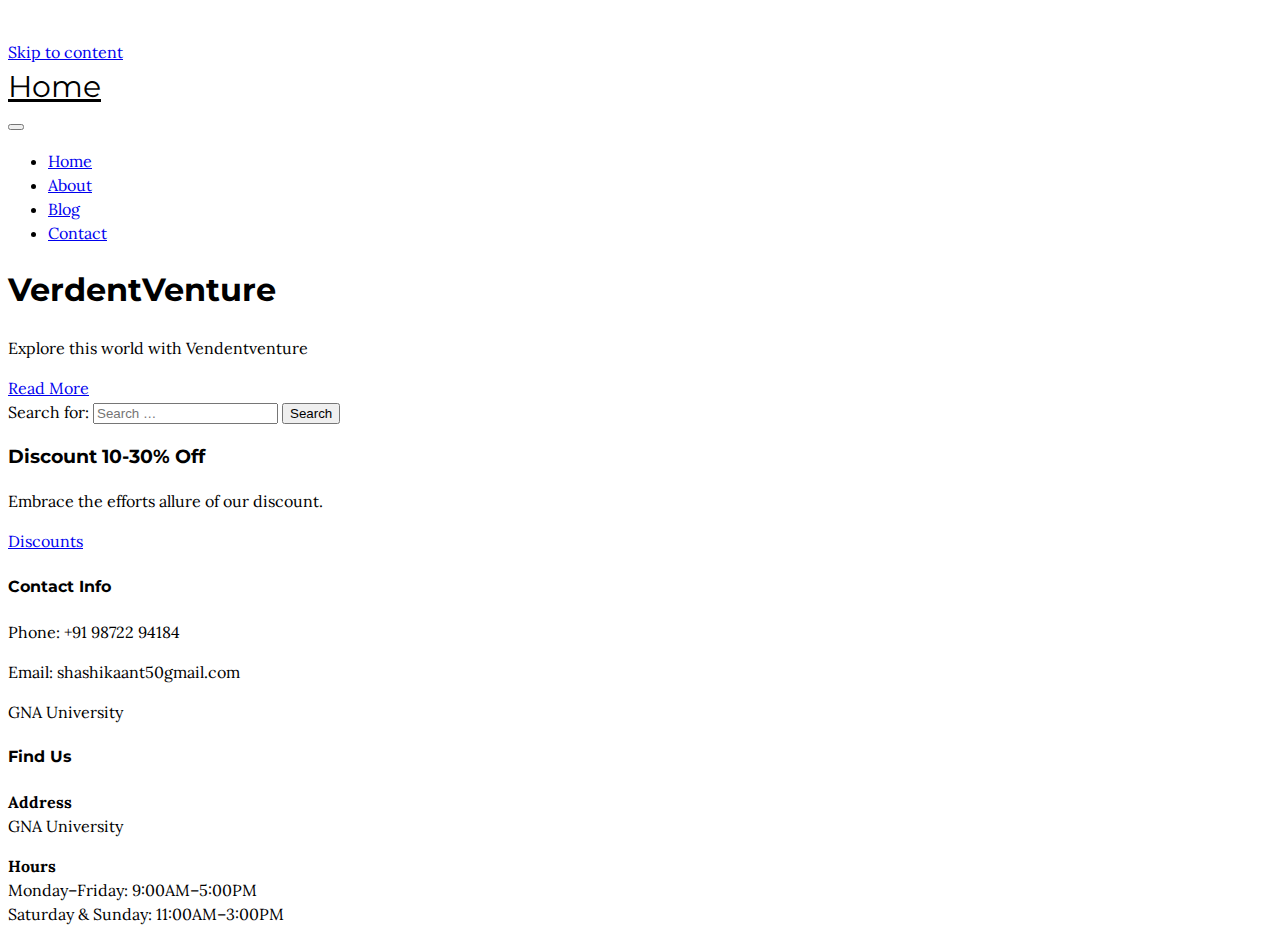
<file: GNA Hackathon/index.html>
<!doctype html>
<html lang="en-US">
<head>
	<meta charset="UTF-8">
	<meta name="viewport" content="width=device-width, initial-scale=1">
	<link rel="profile" href="https://gmpg.org/xfn/11">
	<title>Home</title>
<meta name='robots' content='max-image-preview:large' />
<link rel='dns-prefetch' href='//fonts.googleapis.com' />
<link rel="alternate" type="application/rss+xml" title="Home &raquo; Feed" href="http://localhost:8080/wordpress/feed/" />
<link rel="alternate" type="application/rss+xml" title="Home &raquo; Comments Feed" href="http://localhost:8080/wordpress/comments/feed/" />
<script>
window._wpemojiSettings = {"baseUrl":"https:\/\/s.w.org\/images\/core\/emoji\/15.0.3\/72x72\/","ext":".png","svgUrl":"https:\/\/s.w.org\/images\/core\/emoji\/15.0.3\/svg\/","svgExt":".svg","source":{"concatemoji":"http:\/\/localhost:8080\/wordpress\/wp-includes\/js\/wp-emoji-release.min.js?ver=6.5.2"}};
/*! This file is auto-generated */
!function(i,n){var o,s,e;function c(e){try{var t={supportTests:e,timestamp:(new Date).valueOf()};sessionStorage.setItem(o,JSON.stringify(t))}catch(e){}}function p(e,t,n){e.clearRect(0,0,e.canvas.width,e.canvas.height),e.fillText(t,0,0);var t=new Uint32Array(e.getImageData(0,0,e.canvas.width,e.canvas.height).data),r=(e.clearRect(0,0,e.canvas.width,e.canvas.height),e.fillText(n,0,0),new Uint32Array(e.getImageData(0,0,e.canvas.width,e.canvas.height).data));return t.every(function(e,t){return e===r[t]})}function u(e,t,n){switch(t){case"flag":return n(e,"\ud83c\udff3\ufe0f\u200d\u26a7\ufe0f","\ud83c\udff3\ufe0f\u200b\u26a7\ufe0f")?!1:!n(e,"\ud83c\uddfa\ud83c\uddf3","\ud83c\uddfa\u200b\ud83c\uddf3")&&!n(e,"\ud83c\udff4\udb40\udc67\udb40\udc62\udb40\udc65\udb40\udc6e\udb40\udc67\udb40\udc7f","\ud83c\udff4\u200b\udb40\udc67\u200b\udb40\udc62\u200b\udb40\udc65\u200b\udb40\udc6e\u200b\udb40\udc67\u200b\udb40\udc7f");case"emoji":return!n(e,"\ud83d\udc26\u200d\u2b1b","\ud83d\udc26\u200b\u2b1b")}return!1}function f(e,t,n){var r="undefined"!=typeof WorkerGlobalScope&&self instanceof WorkerGlobalScope?new OffscreenCanvas(300,150):i.createElement("canvas"),a=r.getContext("2d",{willReadFrequently:!0}),o=(a.textBaseline="top",a.font="600 32px Arial",{});return e.forEach(function(e){o[e]=t(a,e,n)}),o}function t(e){var t=i.createElement("script");t.src=e,t.defer=!0,i.head.appendChild(t)}"undefined"!=typeof Promise&&(o="wpEmojiSettingsSupports",s=["flag","emoji"],n.supports={everything:!0,everythingExceptFlag:!0},e=new Promise(function(e){i.addEventListener("DOMContentLoaded",e,{once:!0})}),new Promise(function(t){var n=function(){try{var e=JSON.parse(sessionStorage.getItem(o));if("object"==typeof e&&"number"==typeof e.timestamp&&(new Date).valueOf()<e.timestamp+604800&&"object"==typeof e.supportTests)return e.supportTests}catch(e){}return null}();if(!n){if("undefined"!=typeof Worker&&"undefined"!=typeof OffscreenCanvas&&"undefined"!=typeof URL&&URL.createObjectURL&&"undefined"!=typeof Blob)try{var e="postMessage("+f.toString()+"("+[JSON.stringify(s),u.toString(),p.toString()].join(",")+"));",r=new Blob([e],{type:"text/javascript"}),a=new Worker(URL.createObjectURL(r),{name:"wpTestEmojiSupports"});return void(a.onmessage=function(e){c(n=e.data),a.terminate(),t(n)})}catch(e){}c(n=f(s,u,p))}t(n)}).then(function(e){for(var t in e)n.supports[t]=e[t],n.supports.everything=n.supports.everything&&n.supports[t],"flag"!==t&&(n.supports.everythingExceptFlag=n.supports.everythingExceptFlag&&n.supports[t]);n.supports.everythingExceptFlag=n.supports.everythingExceptFlag&&!n.supports.flag,n.DOMReady=!1,n.readyCallback=function(){n.DOMReady=!0}}).then(function(){return e}).then(function(){var e;n.supports.everything||(n.readyCallback(),(e=n.source||{}).concatemoji?t(e.concatemoji):e.wpemoji&&e.twemoji&&(t(e.twemoji),t(e.wpemoji)))}))}((window,document),window._wpemojiSettings);
</script>
<link rel='stylesheet' id='dashicons-css' href='http://localhost:8080/wordpress/wp-includes/css/dashicons.min.css?ver=6.5.2' media='all' />
<link rel='stylesheet' id='admin-bar-css' href='http://localhost:8080/wordpress/wp-includes/css/admin-bar.min.css?ver=6.5.2' media='all' />
<style id='admin-bar-inline-css'>

		@media screen { html { margin-top: 32px !important; } }
		@media screen and ( max-width: 782px ) { html { margin-top: 46px !important; } }
	
@media print { #wpadminbar { display:none; } }
</style>
<style id='wp-emoji-styles-inline-css'>

	img.wp-smiley, img.emoji {
		display: inline !important;
		border: none !important;
		box-shadow: none !important;
		height: 1em !important;
		width: 1em !important;
		margin: 0 0.07em !important;
		vertical-align: -0.1em !important;
		background: none !important;
		padding: 0 !important;
	}
</style>
<link rel='stylesheet' id='wp-block-library-css' href='http://localhost:8080/wordpress/wp-includes/css/dist/block-library/style.min.css?ver=6.5.2' media='all' />
<style id='wp-block-library-theme-inline-css'>
.wp-block-audio figcaption{color:#555;font-size:13px;text-align:center}.is-dark-theme .wp-block-audio figcaption{color:#ffffffa6}.wp-block-audio{margin:0 0 1em}.wp-block-code{border:1px solid #ccc;border-radius:4px;font-family:Menlo,Consolas,monaco,monospace;padding:.8em 1em}.wp-block-embed figcaption{color:#555;font-size:13px;text-align:center}.is-dark-theme .wp-block-embed figcaption{color:#ffffffa6}.wp-block-embed{margin:0 0 1em}.blocks-gallery-caption{color:#555;font-size:13px;text-align:center}.is-dark-theme .blocks-gallery-caption{color:#ffffffa6}.wp-block-image figcaption{color:#555;font-size:13px;text-align:center}.is-dark-theme .wp-block-image figcaption{color:#ffffffa6}.wp-block-image{margin:0 0 1em}.wp-block-pullquote{border-bottom:4px solid;border-top:4px solid;color:currentColor;margin-bottom:1.75em}.wp-block-pullquote cite,.wp-block-pullquote footer,.wp-block-pullquote__citation{color:currentColor;font-size:.8125em;font-style:normal;text-transform:uppercase}.wp-block-quote{border-left:.25em solid;margin:0 0 1.75em;padding-left:1em}.wp-block-quote cite,.wp-block-quote footer{color:currentColor;font-size:.8125em;font-style:normal;position:relative}.wp-block-quote.has-text-align-right{border-left:none;border-right:.25em solid;padding-left:0;padding-right:1em}.wp-block-quote.has-text-align-center{border:none;padding-left:0}.wp-block-quote.is-large,.wp-block-quote.is-style-large,.wp-block-quote.is-style-plain{border:none}.wp-block-search .wp-block-search__label{font-weight:700}.wp-block-search__button{border:1px solid #ccc;padding:.375em .625em}:where(.wp-block-group.has-background){padding:1.25em 2.375em}.wp-block-separator.has-css-opacity{opacity:.4}.wp-block-separator{border:none;border-bottom:2px solid;margin-left:auto;margin-right:auto}.wp-block-separator.has-alpha-channel-opacity{opacity:1}.wp-block-separator:not(.is-style-wide):not(.is-style-dots){width:100px}.wp-block-separator.has-background:not(.is-style-dots){border-bottom:none;height:1px}.wp-block-separator.has-background:not(.is-style-wide):not(.is-style-dots){height:2px}.wp-block-table{margin:0 0 1em}.wp-block-table td,.wp-block-table th{word-break:normal}.wp-block-table figcaption{color:#555;font-size:13px;text-align:center}.is-dark-theme .wp-block-table figcaption{color:#ffffffa6}.wp-block-video figcaption{color:#555;font-size:13px;text-align:center}.is-dark-theme .wp-block-video figcaption{color:#ffffffa6}.wp-block-video{margin:0 0 1em}.wp-block-template-part.has-background{margin-bottom:0;margin-top:0;padding:1.25em 2.375em}
</style>
<style id='classic-theme-styles-inline-css'>
/*! This file is auto-generated */
.wp-block-button__link{color:#fff;background-color:#32373c;border-radius:9999px;box-shadow:none;text-decoration:none;padding:calc(.667em + 2px) calc(1.333em + 2px);font-size:1.125em}.wp-block-file__button{background:#32373c;color:#fff;text-decoration:none}
</style>
<style id='global-styles-inline-css'>
body{--wp--preset--color--black: #000000;--wp--preset--color--cyan-bluish-gray: #abb8c3;--wp--preset--color--white: #ffffff;--wp--preset--color--pale-pink: #f78da7;--wp--preset--color--vivid-red: #cf2e2e;--wp--preset--color--luminous-vivid-orange: #ff6900;--wp--preset--color--luminous-vivid-amber: #fcb900;--wp--preset--color--light-green-cyan: #7bdcb5;--wp--preset--color--vivid-green-cyan: #00d084;--wp--preset--color--pale-cyan-blue: #8ed1fc;--wp--preset--color--vivid-cyan-blue: #0693e3;--wp--preset--color--vivid-purple: #9b51e0;--wp--preset--gradient--vivid-cyan-blue-to-vivid-purple: linear-gradient(135deg,rgba(6,147,227,1) 0%,rgb(155,81,224) 100%);--wp--preset--gradient--light-green-cyan-to-vivid-green-cyan: linear-gradient(135deg,rgb(122,220,180) 0%,rgb(0,208,130) 100%);--wp--preset--gradient--luminous-vivid-amber-to-luminous-vivid-orange: linear-gradient(135deg,rgba(252,185,0,1) 0%,rgba(255,105,0,1) 100%);--wp--preset--gradient--luminous-vivid-orange-to-vivid-red: linear-gradient(135deg,rgba(255,105,0,1) 0%,rgb(207,46,46) 100%);--wp--preset--gradient--very-light-gray-to-cyan-bluish-gray: linear-gradient(135deg,rgb(238,238,238) 0%,rgb(169,184,195) 100%);--wp--preset--gradient--cool-to-warm-spectrum: linear-gradient(135deg,rgb(74,234,220) 0%,rgb(151,120,209) 20%,rgb(207,42,186) 40%,rgb(238,44,130) 60%,rgb(251,105,98) 80%,rgb(254,248,76) 100%);--wp--preset--gradient--blush-light-purple: linear-gradient(135deg,rgb(255,206,236) 0%,rgb(152,150,240) 100%);--wp--preset--gradient--blush-bordeaux: linear-gradient(135deg,rgb(254,205,165) 0%,rgb(254,45,45) 50%,rgb(107,0,62) 100%);--wp--preset--gradient--luminous-dusk: linear-gradient(135deg,rgb(255,203,112) 0%,rgb(199,81,192) 50%,rgb(65,88,208) 100%);--wp--preset--gradient--pale-ocean: linear-gradient(135deg,rgb(255,245,203) 0%,rgb(182,227,212) 50%,rgb(51,167,181) 100%);--wp--preset--gradient--electric-grass: linear-gradient(135deg,rgb(202,248,128) 0%,rgb(113,206,126) 100%);--wp--preset--gradient--midnight: linear-gradient(135deg,rgb(2,3,129) 0%,rgb(40,116,252) 100%);--wp--preset--font-size--small: 13px;--wp--preset--font-size--medium: 20px;--wp--preset--font-size--large: 36px;--wp--preset--font-size--x-large: 42px;--wp--preset--spacing--20: 0.44rem;--wp--preset--spacing--30: 0.67rem;--wp--preset--spacing--40: 1rem;--wp--preset--spacing--50: 1.5rem;--wp--preset--spacing--60: 2.25rem;--wp--preset--spacing--70: 3.38rem;--wp--preset--spacing--80: 5.06rem;--wp--preset--shadow--natural: 6px 6px 9px rgba(0, 0, 0, 0.2);--wp--preset--shadow--deep: 12px 12px 50px rgba(0, 0, 0, 0.4);--wp--preset--shadow--sharp: 6px 6px 0px rgba(0, 0, 0, 0.2);--wp--preset--shadow--outlined: 6px 6px 0px -3px rgba(255, 255, 255, 1), 6px 6px rgba(0, 0, 0, 1);--wp--preset--shadow--crisp: 6px 6px 0px rgba(0, 0, 0, 1);}:where(.is-layout-flex){gap: 0.5em;}:where(.is-layout-grid){gap: 0.5em;}body .is-layout-flow > .alignleft{float: left;margin-inline-start: 0;margin-inline-end: 2em;}body .is-layout-flow > .alignright{float: right;margin-inline-start: 2em;margin-inline-end: 0;}body .is-layout-flow > .aligncenter{margin-left: auto !important;margin-right: auto !important;}body .is-layout-constrained > .alignleft{float: left;margin-inline-start: 0;margin-inline-end: 2em;}body .is-layout-constrained > .alignright{float: right;margin-inline-start: 2em;margin-inline-end: 0;}body .is-layout-constrained > .aligncenter{margin-left: auto !important;margin-right: auto !important;}body .is-layout-constrained > :where(:not(.alignleft):not(.alignright):not(.alignfull)){max-width: var(--wp--style--global--content-size);margin-left: auto !important;margin-right: auto !important;}body .is-layout-constrained > .alignwide{max-width: var(--wp--style--global--wide-size);}body .is-layout-flex{display: flex;}body .is-layout-flex{flex-wrap: wrap;align-items: center;}body .is-layout-flex > *{margin: 0;}body .is-layout-grid{display: grid;}body .is-layout-grid > *{margin: 0;}:where(.wp-block-columns.is-layout-flex){gap: 2em;}:where(.wp-block-columns.is-layout-grid){gap: 2em;}:where(.wp-block-post-template.is-layout-flex){gap: 1.25em;}:where(.wp-block-post-template.is-layout-grid){gap: 1.25em;}.has-black-color{color: var(--wp--preset--color--black) !important;}.has-cyan-bluish-gray-color{color: var(--wp--preset--color--cyan-bluish-gray) !important;}.has-white-color{color: var(--wp--preset--color--white) !important;}.has-pale-pink-color{color: var(--wp--preset--color--pale-pink) !important;}.has-vivid-red-color{color: var(--wp--preset--color--vivid-red) !important;}.has-luminous-vivid-orange-color{color: var(--wp--preset--color--luminous-vivid-orange) !important;}.has-luminous-vivid-amber-color{color: var(--wp--preset--color--luminous-vivid-amber) !important;}.has-light-green-cyan-color{color: var(--wp--preset--color--light-green-cyan) !important;}.has-vivid-green-cyan-color{color: var(--wp--preset--color--vivid-green-cyan) !important;}.has-pale-cyan-blue-color{color: var(--wp--preset--color--pale-cyan-blue) !important;}.has-vivid-cyan-blue-color{color: var(--wp--preset--color--vivid-cyan-blue) !important;}.has-vivid-purple-color{color: var(--wp--preset--color--vivid-purple) !important;}.has-black-background-color{background-color: var(--wp--preset--color--black) !important;}.has-cyan-bluish-gray-background-color{background-color: var(--wp--preset--color--cyan-bluish-gray) !important;}.has-white-background-color{background-color: var(--wp--preset--color--white) !important;}.has-pale-pink-background-color{background-color: var(--wp--preset--color--pale-pink) !important;}.has-vivid-red-background-color{background-color: var(--wp--preset--color--vivid-red) !important;}.has-luminous-vivid-orange-background-color{background-color: var(--wp--preset--color--luminous-vivid-orange) !important;}.has-luminous-vivid-amber-background-color{background-color: var(--wp--preset--color--luminous-vivid-amber) !important;}.has-light-green-cyan-background-color{background-color: var(--wp--preset--color--light-green-cyan) !important;}.has-vivid-green-cyan-background-color{background-color: var(--wp--preset--color--vivid-green-cyan) !important;}.has-pale-cyan-blue-background-color{background-color: var(--wp--preset--color--pale-cyan-blue) !important;}.has-vivid-cyan-blue-background-color{background-color: var(--wp--preset--color--vivid-cyan-blue) !important;}.has-vivid-purple-background-color{background-color: var(--wp--preset--color--vivid-purple) !important;}.has-black-border-color{border-color: var(--wp--preset--color--black) !important;}.has-cyan-bluish-gray-border-color{border-color: var(--wp--preset--color--cyan-bluish-gray) !important;}.has-white-border-color{border-color: var(--wp--preset--color--white) !important;}.has-pale-pink-border-color{border-color: var(--wp--preset--color--pale-pink) !important;}.has-vivid-red-border-color{border-color: var(--wp--preset--color--vivid-red) !important;}.has-luminous-vivid-orange-border-color{border-color: var(--wp--preset--color--luminous-vivid-orange) !important;}.has-luminous-vivid-amber-border-color{border-color: var(--wp--preset--color--luminous-vivid-amber) !important;}.has-light-green-cyan-border-color{border-color: var(--wp--preset--color--light-green-cyan) !important;}.has-vivid-green-cyan-border-color{border-color: var(--wp--preset--color--vivid-green-cyan) !important;}.has-pale-cyan-blue-border-color{border-color: var(--wp--preset--color--pale-cyan-blue) !important;}.has-vivid-cyan-blue-border-color{border-color: var(--wp--preset--color--vivid-cyan-blue) !important;}.has-vivid-purple-border-color{border-color: var(--wp--preset--color--vivid-purple) !important;}.has-vivid-cyan-blue-to-vivid-purple-gradient-background{background: var(--wp--preset--gradient--vivid-cyan-blue-to-vivid-purple) !important;}.has-light-green-cyan-to-vivid-green-cyan-gradient-background{background: var(--wp--preset--gradient--light-green-cyan-to-vivid-green-cyan) !important;}.has-luminous-vivid-amber-to-luminous-vivid-orange-gradient-background{background: var(--wp--preset--gradient--luminous-vivid-amber-to-luminous-vivid-orange) !important;}.has-luminous-vivid-orange-to-vivid-red-gradient-background{background: var(--wp--preset--gradient--luminous-vivid-orange-to-vivid-red) !important;}.has-very-light-gray-to-cyan-bluish-gray-gradient-background{background: var(--wp--preset--gradient--very-light-gray-to-cyan-bluish-gray) !important;}.has-cool-to-warm-spectrum-gradient-background{background: var(--wp--preset--gradient--cool-to-warm-spectrum) !important;}.has-blush-light-purple-gradient-background{background: var(--wp--preset--gradient--blush-light-purple) !important;}.has-blush-bordeaux-gradient-background{background: var(--wp--preset--gradient--blush-bordeaux) !important;}.has-luminous-dusk-gradient-background{background: var(--wp--preset--gradient--luminous-dusk) !important;}.has-pale-ocean-gradient-background{background: var(--wp--preset--gradient--pale-ocean) !important;}.has-electric-grass-gradient-background{background: var(--wp--preset--gradient--electric-grass) !important;}.has-midnight-gradient-background{background: var(--wp--preset--gradient--midnight) !important;}.has-small-font-size{font-size: var(--wp--preset--font-size--small) !important;}.has-medium-font-size{font-size: var(--wp--preset--font-size--medium) !important;}.has-large-font-size{font-size: var(--wp--preset--font-size--large) !important;}.has-x-large-font-size{font-size: var(--wp--preset--font-size--x-large) !important;}
.wp-block-navigation a:where(:not(.wp-element-button)){color: inherit;}
:where(.wp-block-post-template.is-layout-flex){gap: 1.25em;}:where(.wp-block-post-template.is-layout-grid){gap: 1.25em;}
:where(.wp-block-columns.is-layout-flex){gap: 2em;}:where(.wp-block-columns.is-layout-grid){gap: 2em;}
.wp-block-pullquote{font-size: 1.5em;line-height: 1.6;}
</style>
<link rel='stylesheet' id='owl-css' href='http://localhost:8080/wordpress/wp-content/themes/travel-agency-booking/assets/css/owl.carousel.min.css?ver=6.5.2' media='all' />
<link rel='stylesheet' id='bootstrap-css' href='http://localhost:8080/wordpress/wp-content/themes/travel-agency-booking/assets/css/bootstrap.min.css?ver=6.5.2' media='all' />
<link rel='stylesheet' id='fontello-css' href='http://localhost:8080/wordpress/wp-content/themes/travel-agency-booking/assets/css/fontello.css?ver=6.5.2' media='all' />
<link rel='stylesheet' id='travel-agency-booking-css' href='http://localhost:8080/wordpress/wp-content/themes/travel-agency-booking/style.css?ver=1.0.6' media='all' />
<link rel='stylesheet' id='travel-agency-booking-googlefonts-css' href='https://fonts.googleapis.com/css?family=Lora%3A200%2C300%2C400%2C500%2C600%2C700%2C800%2C900%7CMontserrat%3A200%2C300%2C400%2C500%2C600%2C700%2C800%2C900%7CMontserrat%3A200%2C300%2C400%2C500%2C600%2C700%2C800%2C900%7C&#038;ver=6.5.2' media='all' />
<link rel='stylesheet' id='travel-agency-booking-style-css' href='http://localhost:8080/wordpress/wp-content/themes/travel-agency-booking/style.css?ver=1.0.6' media='all' />
<style id='travel-agency-booking-style-inline-css'>

        :root {
                --primary-color: #22A6B3;
                --secondary-color: #22B377;
                --text-color: #757575;
                --light-color: #fff;
                --dark-color: #000;
        }
                /* site title size */
                .site-title a{ font-size: 30px; font-family: Montserrat; color: #000; }
                
                header .custom-logo-link img{ height: 60px; }
                
                /* font family */
                html,:root{ font-size: 16px;}

                body{line-height: 1.5; font-family: Lora; font-weight:400; }
                h1,h2,h3,h4,h5,h6{ font-family: Montserrat;}

                /* Footer widget font Colors */
                .site-footer .widget-title{font-family: Lora;}

        
</style>
<script src="http://localhost:8080/wordpress/wp-includes/js/jquery/jquery.min.js?ver=3.7.1" id="jquery-core-js"></script>
<script src="http://localhost:8080/wordpress/wp-includes/js/jquery/jquery-migrate.min.js?ver=3.4.1" id="jquery-migrate-js"></script>
<script src="http://localhost:8080/wordpress/wp-content/themes/travel-agency-booking/assets/js/bootstrap.bundle.min.js?ver=6.5.2" id="bootstrap-js"></script>
<script src="http://localhost:8080/wordpress/wp-content/themes/travel-agency-booking/assets/js/owl.carousel.min.js?ver=6.5.2" id="owl-js"></script>
<script src="http://localhost:8080/wordpress/wp-content/themes/travel-agency-booking/assets/js/script.js?ver=6.5.2" id="travel-agency-booking-js"></script>
<script id="travel_agency_booking_loadmore-js-extra">
var travel_agency_booking_loadmore_params = {"ajaxurl":"http:\/\/localhost:8080\/wordpress\/wp-admin\/admin-ajax.php","current_page":"1","max_page":"1"};
</script>
<script src="http://localhost:8080/wordpress/wp-content/themes/travel-agency-booking/assets/js/loadmore.js?ver=6.5.2" id="travel_agency_booking_loadmore-js"></script>
<link rel="https://api.w.org/" href="http://localhost:8080/wordpress/wp-json/" /><link rel="alternate" type="application/json" href="http://localhost:8080/wordpress/wp-json/wp/v2/pages/16" /><link rel="EditURI" type="application/rsd+xml" title="RSD" href="http://localhost:8080/wordpress/xmlrpc.php?rsd" />
<meta name="generator" content="WordPress 6.5.2" />
<link rel="canonical" href="http://localhost:8080/wordpress/" />
<link rel='shortlink' href='http://localhost:8080/wordpress/' />
<link rel="alternate" type="application/json+oembed" href="http://localhost:8080/wordpress/wp-json/oembed/1.0/embed?url=http%3A%2F%2Flocalhost%3A8080%2Fwordpress%2F" />
<link rel="alternate" type="text/xml+oembed" href="http://localhost:8080/wordpress/wp-json/oembed/1.0/embed?url=http%3A%2F%2Flocalhost%3A8080%2Fwordpress%2F&#038;format=xml" />
<style id="custom-background-css">
body.custom-background { background-image: url("http://localhost:8080/wordpress/wp-content/uploads/2024/05/image3.jpg.jpg"); background-position: left top; background-size: cover; background-repeat: repeat; background-attachment: fixed; }
</style>
	</head>

<body class="home page-template page-template-template-home page-template-template-home-php page page-id-16 logged-in admin-bar no-customize-support custom-background wp-embed-responsive no-sidebar">
  <script>
		(function() {
			var request, b = document.body, c = 'className', cs = 'customize-support', rcs = new RegExp('(^|\\s+)(no-)?'+cs+'(\\s+|$)');

				request = true;
	
			b[c] = b[c].replace( rcs, ' ' );
			// The customizer requires postMessage and CORS (if the site is cross domain).
			b[c] += ( window.postMessage && request ? ' ' : ' no-' ) + cs;
		}());
	
</script>
		

		  <a class="skip-link screen-reader-text" href="#primary">Skip to content</a>
  <header class="header">
      

    <div class="main-header">
      <div class="container">

        <div class="header-wrapper">


          <div class="site-title-description">
                        <div class="site-title"><a href="http://localhost:8080/wordpress/" rel="home">Home</a></div>
                                  </div>


          <nav id="site-navigation" class="main-navigation">
            <button class="menu-toggle" aria-controls="primary-menu" aria-expanded="false"><!-- Primary Menu -->
              <div id="nav-icon">
                <span></span>
                <span></span>
                <span></span>
                <span></span>
              </div>
            </button>
            <div class="menu-main-menu-container"><ul id="primary-menu" class="menu"><li id="menu-item-26" class="menu-item menu-item-type-post_type menu-item-object-page menu-item-home current-menu-item page_item page-item-16 current_page_item menu-item-26"><a href="http://localhost:8080/wordpress/" aria-current="page">Home</a></li>
<li id="menu-item-27" class="menu-item menu-item-type-post_type menu-item-object-page menu-item-27"><a href="http://localhost:8080/wordpress/about/">About</a></li>
<li id="menu-item-28" class="menu-item menu-item-type-post_type menu-item-object-page menu-item-28"><a href="http://localhost:8080/wordpress/blog/">Blog</a></li>
<li id="menu-item-29" class="menu-item menu-item-type-post_type menu-item-object-page menu-item-29"><a href="http://localhost:8080/wordpress/contact/">Contact</a></li>
</ul></div>          </nav><!-- #site-navigation -->

        </div>
      </div>
    </div>
  </header>


    <section class="home-section banner">
    <div class="banner-holder" style="background-image: url('http://localhost:8080/wordpress/wp-content/uploads/2024/05/beach.jpg');">
      <div class="container">
        <div class="caption">
          <h1>VerdentVenture</h1>
          <p>Explore this world with Vendentventure</p>
                      <div class="btn-group">
              <a class="btn btn-third" href="#">
                Read More              </a>
            </div>
                  </div>
      </div>  
    </div>

            <section class="banner-search search-block"><div class="container"><form role="search" method="get" class="search-form" action="http://localhost:8080/wordpress/">
				<label>
					<span class="screen-reader-text">Search for:</span>
					<input type="search" class="search-field" placeholder="Search &hellip;" value="" name="s" />
				</label>
				<input type="submit" class="search-submit" value="Search" />
			</form></div></section>
          </section>

<div id="primary"></div>  <section class="home-section discount-section" >
  <div class="container">
      <div class="discount-holder">
      
                <div class="main-title">
          <h3 class="title">Discount 10-30% Off</h3>
        </div>
                            <p>Embrace the efforts allure of  our discount.</p>
                        <a href="#" class="btn btn-primary">Discounts</a>
              </div>
    </div>
  </section>
<footer class="footer">
    <div class="container">
      <div class="footer-widget-holder">
                <section id="text-4" class="widget widget_text"><h4 class="widget-title">Contact Info</h4>			<div class="textwidget"><p>Phone: +91 98722 94184 </p>

												<p>Email: shashikaant50gmail.com</p>
									
												<p>GNA University</p>
									
												</div>
		</section>                  <section id="text-5" class="widget widget_text"><h4 class="widget-title">Find Us</h4>			<div class="textwidget"><p><strong>Address</strong><br />
GNA University</p>
<p><strong>Hours</strong><br />
Monday–Friday: 9:00AM–5:00PM<br />
Saturday &amp; Sunday: 11:00AM–3:00PM</p>
</div>
		</section>                                              
      </div>
    </div>
  </footer>
  <script src="http://localhost:8080/wordpress/wp-includes/js/hoverintent-js.min.js?ver=2.2.1" id="hoverintent-js-js"></script>
<script src="http://localhost:8080/wordpress/wp-includes/js/admin-bar.min.js?ver=6.5.2" id="admin-bar-js"></script>
<script src="http://localhost:8080/wordpress/wp-content/themes/travel-agency-booking/assets/js/navigation.js?ver=6.5.2" id="travel-agency-booking-navigation-js"></script>
<script src="http://localhost:8080/wordpress/wp-content/themes/travel-agency-booking/assets/js/skip-link-focus-fix.js?ver=6.5.2" id="travel-agency-booking-skip-link-focus-fix-js"></script>
  </body>
</html>
</file>
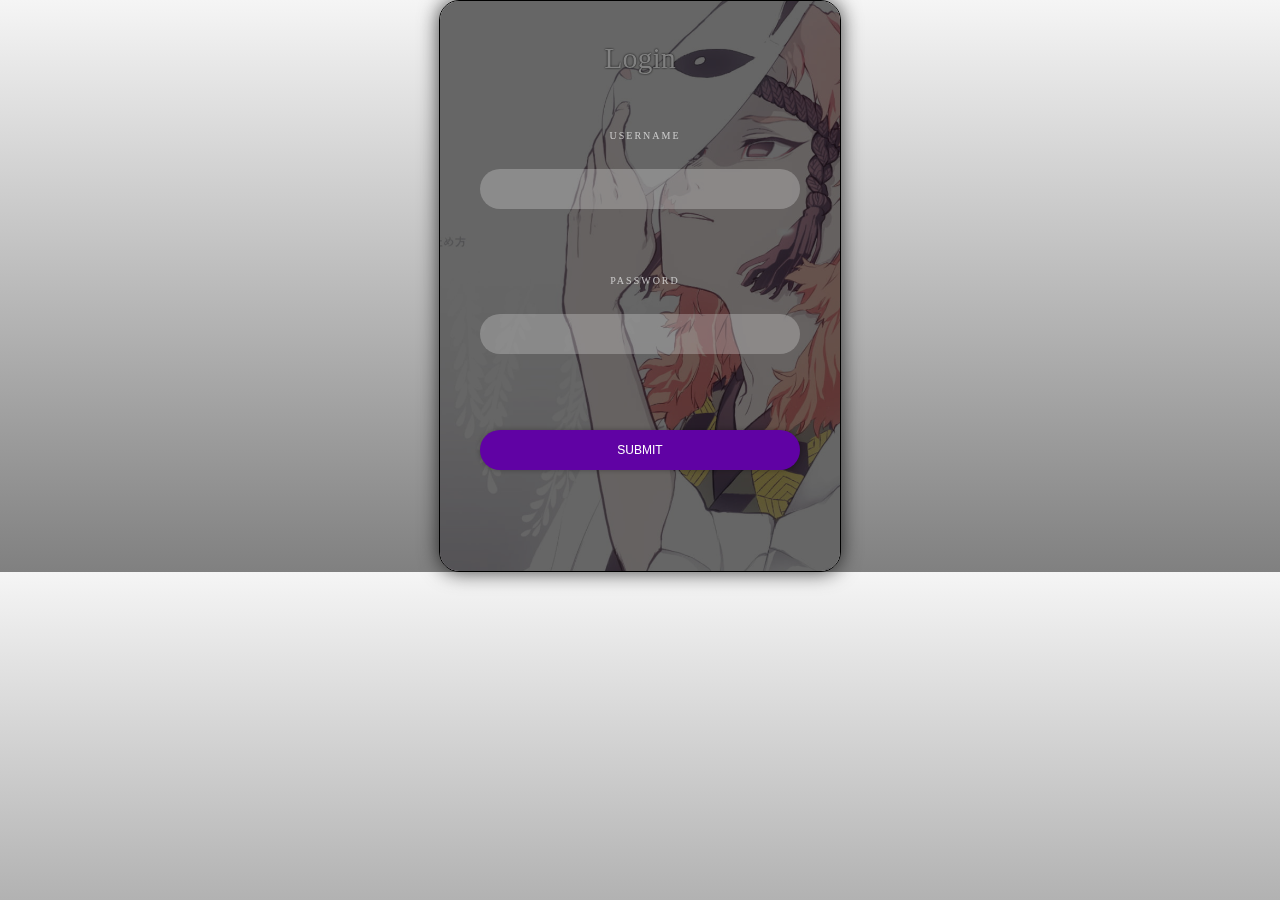
<file: Login page/index.html>
<!DOCTYPE html>
<html lang="en">
<head>
    <meta charset="UTF-8">
    <meta name="viewport" content="width=device-width, initial-scale=1.0">
    <title>Document</title>
    <link rel="stylesheet" href="style.css">
</head>
<body>
    <center>
    <div class="login">
        <form action="stylesheet">
            <h1>Login</h1>
            <label for="Username">Username</label><br>
            <input type="text" >
            <br>
            <br>
            <label for="password">Password</label><br>
            <input type="password">
            <br>
            <br>
            <button>Submit</button>
        </form>
    </div>
</center>
</body>
</html>
</file>
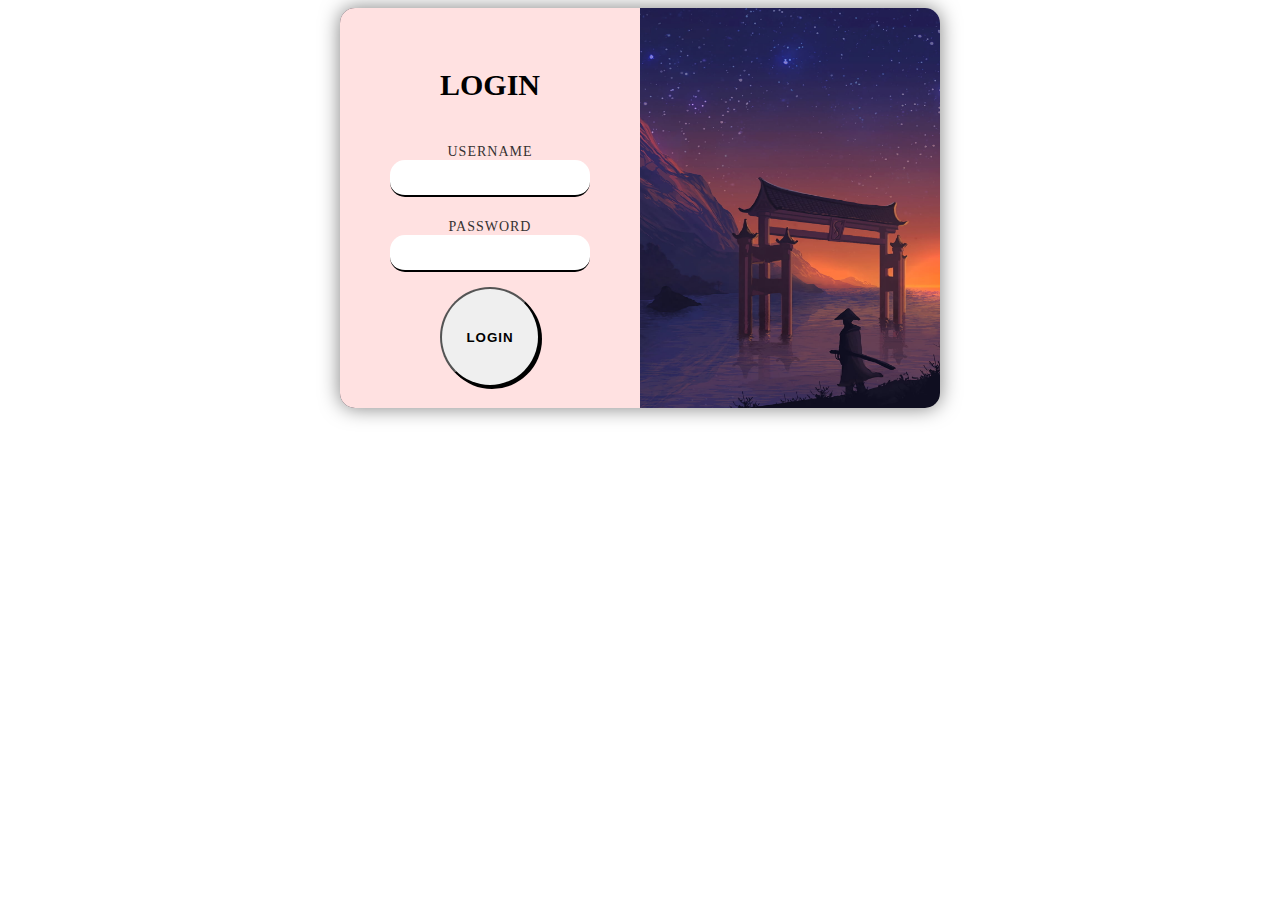
<file: login/index.html>
<!DOCTYPE html>
<html lang="en">
<head>
    <meta charset="UTF-8">
    <meta name="viewport" content="width=device-width, initial-scale=1.0">
    <title>Document</title>
    <link rel="stylesheet" href="style.css">
</head>
<body>
<center>
    <section class="login">
        <form>
            <h1>Login</h1>
            <div>
            <label>Username</label>
            <input type="text">
            </div>
            <div>
            <label>Password</label>
            <input type="password">
            <button>Login</button>
            </div>
            
        </form>
    </section>
</center>
</body>
</html>
</file>
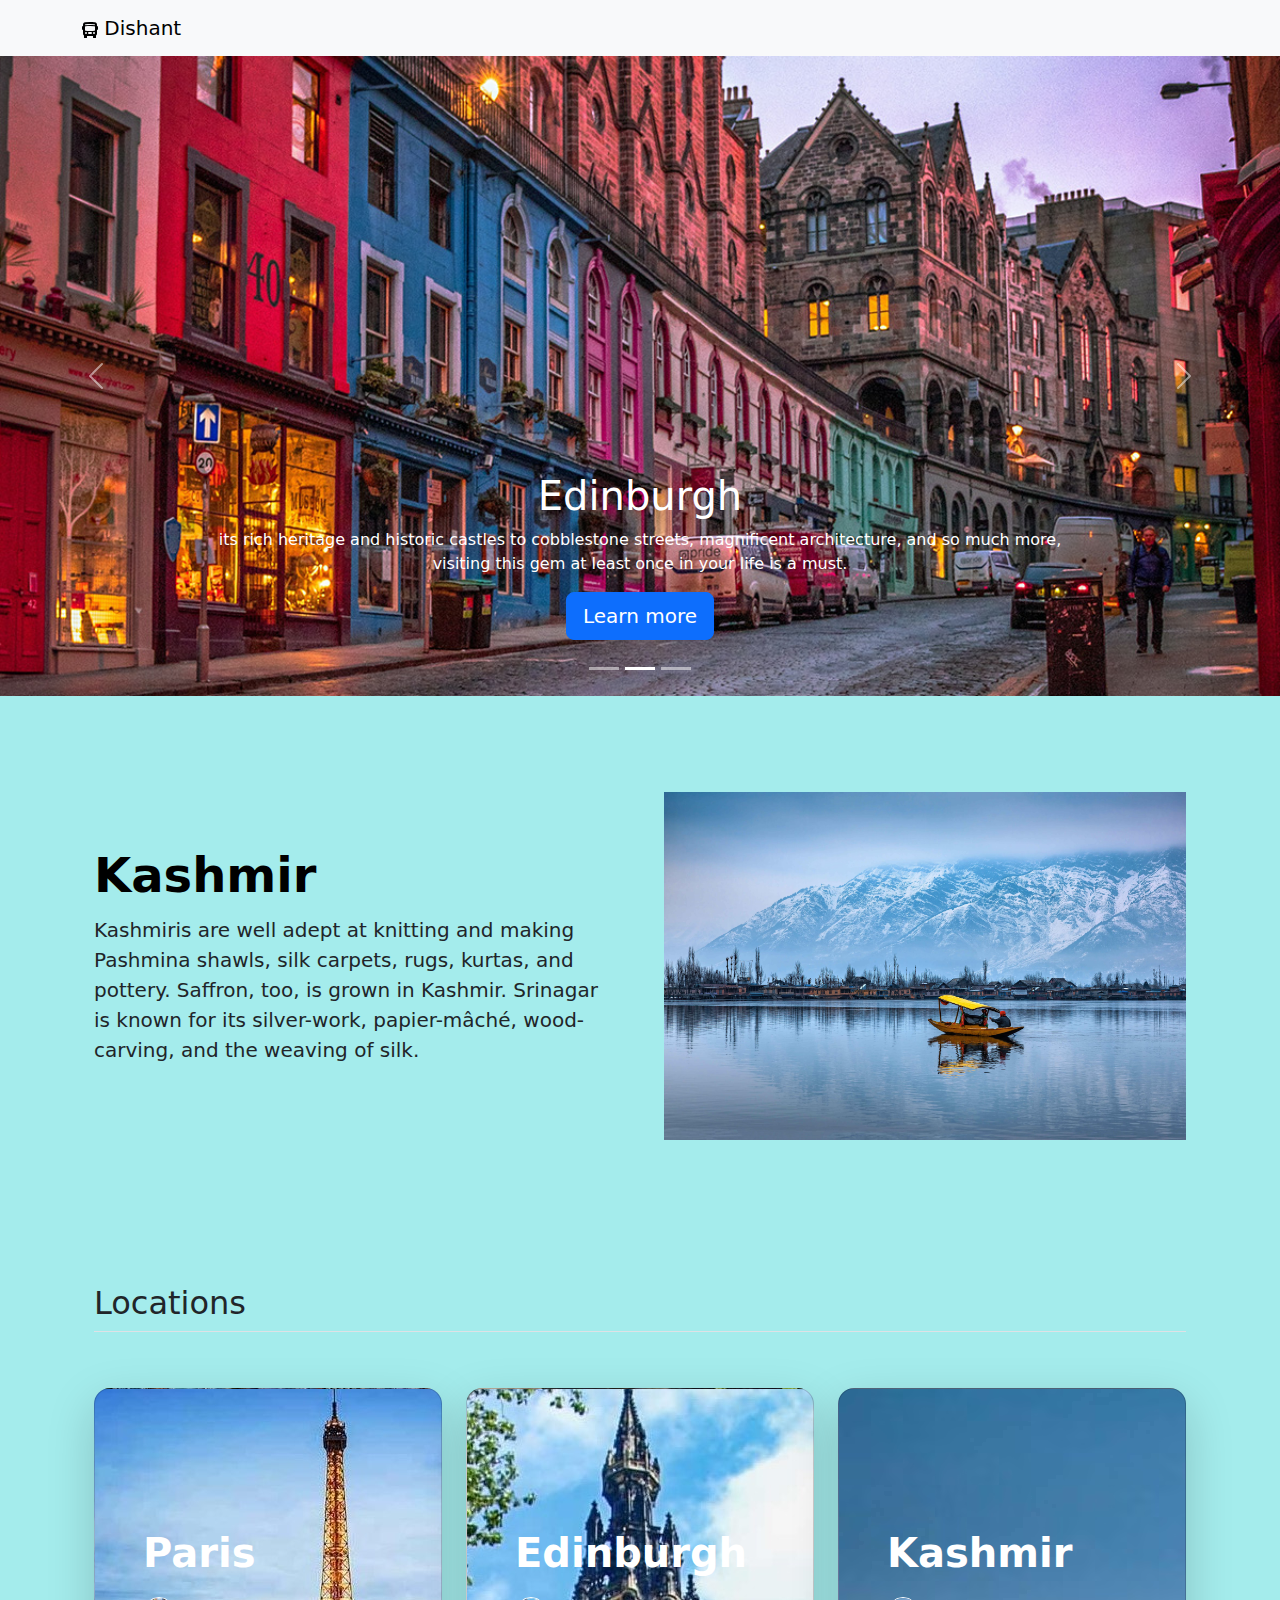
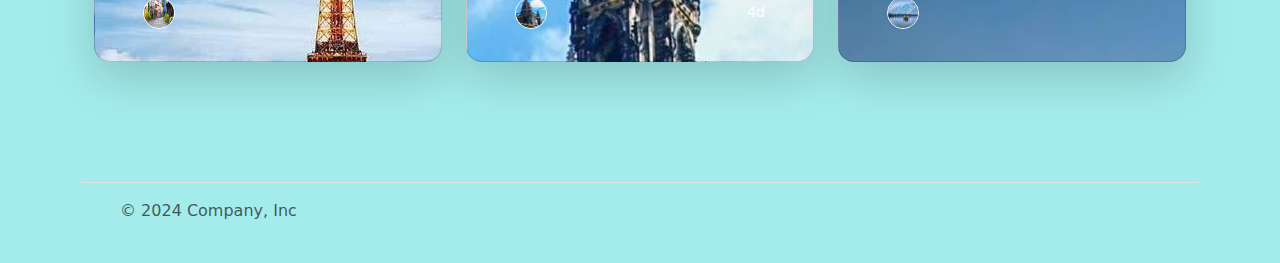
<file: Training/index.html>
<!DOCTYPE html>
<html lang="en">
<head>
  <meta charset="UTF-8">
  <meta name="viewport" content="width=device-width, initial-scale=1.0">
  <title>Document</title>
  <link href="https://cdn.jsdelivr.net/npm/bootstrap@5.3.3/dist/css/bootstrap.min.css" rel="stylesheet" integrity="sha384-QWTKZyjpPEjISv5WaRU9OFeRpok6YctnYmDr5pNlyT2bRjXh0JMhjY6hW+ALEwIH" crossorigin="anonymous">
</head>
<body style="background-color: rgb(164, 236, 236);">

  <nav class="navbar bg-body-tertiary">
    <div class="container">
      <a class="navbar-brand" href="#">
        <svg xmlns="http://www.w3.org/2000/svg" width="16" height="16" fill="currentColor" class="bi bi-bus-front-fill" viewBox="0 0 16 16">
          <path d="M16 7a1 1 0 0 1-1 1v3.5c0 .818-.393 1.544-1 2v2a.5.5 0 0 1-.5.5h-2a.5.5 0 0 1-.5-.5V14H5v1.5a.5.5 0 0 1-.5.5h-2a.5.5 0 0 1-.5-.5v-2a2.5 2.5 0 0 1-1-2V8a1 1 0 0 1-1-1V5a1 1 0 0 1 1-1V2.64C1 1.452 1.845.408 3.064.268A44 44 0 0 1 8 0c2.1 0 3.792.136 4.936.268C14.155.408 15 1.452 15 2.64V4a1 1 0 0 1 1 1zM3.552 3.22A43 43 0 0 1 8 3c1.837 0 3.353.107 4.448.22a.5.5 0 0 0 .104-.994A44 44 0 0 0 8 2c-1.876 0-3.426.109-4.552.226a.5.5 0 1 0 .104.994M8 4c-1.876 0-3.426.109-4.552.226A.5.5 0 0 0 3 4.723v3.554a.5.5 0 0 0 .448.497C4.574 8.891 6.124 9 8 9s3.426-.109 4.552-.226A.5.5 0 0 0 13 8.277V4.723a.5.5 0 0 0-.448-.497A44 44 0 0 0 8 4m-3 7a1 1 0 1 0-2 0 1 1 0 0 0 2 0m8 0a1 1 0 1 0-2 0 1 1 0 0 0 2 0m-7 0a1 1 0 0 0 1 1h2a1 1 0 1 0 0-2H7a1 1 0 0 0-1 1"/>
        </svg>
          Dishant
      </a>
    </div>
  </nav>

  <div id="myCarousel" class="carousel slide mb-6" data-bs-ride="carousel">
    <div class="carousel-indicators">
      <button type="button" data-bs-target="#myCarousel" data-bs-slide-to="0" class="" aria-label="Slide 1"></button>
      <button type="button" data-bs-target="#myCarousel" data-bs-slide-to="1" aria-label="Slide 2" class="active" aria-current="true"></button>
      <button type="button" data-bs-target="#myCarousel" data-bs-slide-to="2" aria-label="Slide 3" class=""></button>
    </div>
    <div class="carousel-inner">
      <div class="carousel-item active carousel-item-start">
        <svg class="bd-placeholder-img" width="0%" height="0%" xmlns="http://www.w3.org/2000/svg" aria-hidden="true" preserveAspectRatio="xMidYMid slice" focusable="false"><rect width="100%" height="100%" fill="var(--bs-secondary-color)"></rect>
          <img src="italy.jpg" alt="" style="height: 90%; width: 100%;">
        </svg>
        <div class="container">
          <div class="carousel-caption text-start">
            <h1 style="color: black;">Italy</h1>
            <p class="opacity-75" style="color: black;">Italy is well-known for its architecture, culture, art, opera, literature, film, and fashion. This is one of the best countries to go on a foreign tour.</p>
            <p><a class="btn btn-lg btn-primary" href="#">Book a Journey</a></p>
          </div>
        </div>
      </div>
      <div class="carousel-item carousel-item-next carousel-item-start">
        <svg class="bd-placeholder-img" width="0%" height="0%" xmlns="http://www.w3.org/2000/svg" aria-hidden="true" preserveAspectRatio="xMidYMid slice" focusable="false"><rect width="100%" height="100%" fill="var(--bs-secondary-color)"></rect>
        <img src="edinburgh.jpg" alt="" style="height: 90%; width: 100%;">
        </svg>
        <div class="container">
          <div class="carousel-caption">
            <h1>Edinburgh</h1>
            <p> its rich heritage and historic castles to cobblestone streets, magnificent architecture, and so much more, visiting this gem at least once in your life is a must.</p>
            <p><a class="btn btn-lg btn-primary" href="#">Learn more</a></p>
          </div>
        </div>
      </div>
      <div class="carousel-item">
        <svg class="bd-placeholder-img" width="0%" height="0%" xmlns="http://www.w3.org/2000/svg" aria-hidden="false" preserveAspectRatio="xMidYMid slice" focusable="false"><rect width="100%" height="100%" fill="var(--bs-secondary-color)"></rect>
          <img src="eiffel tower.jpg" alt="" style="height: 90%; width: 100%;">
        </svg>
        <div class="container">
          <div class="carousel-caption text-end">
            <h1>Paris</h1>
            <p>Paris has been one of the world's major centres of finance, diplomacy, commerce, culture, fashion, and gastronomy. </p>
            <p><a class="btn btn-lg btn-primary" href="#">Browse gallery</a></p>
          </div>
        </div>
      </div>
    </div>
    <button class="carousel-control-prev" type="button" data-bs-target="#myCarousel" data-bs-slide="prev">
      <span class="carousel-control-prev-icon" aria-hidden="true"></span>
      <span class="visually-hidden">Previous</span>
    </button>
    <button class="carousel-control-next" type="button" data-bs-target="#myCarousel" data-bs-slide="next">
      <span class="carousel-control-next-icon" aria-hidden="true"></span>
      <span class="visually-hidden">Next</span>
    </button>
  </div>


  <div class="container col-xxl-8 px-4 py-5">
    <div class="row flex-lg-row-reverse align-items-center g-5 py-5">
      <div class="col-10 col-sm-8 col-lg-6">
        <img src="kashmir.avif" class="d-block mx-lg-auto img-fluid" alt="Bootstrap Themes" width="700px" height="500px" loading="lazy">
      </div>
      <div class="col-lg-6">
        <h1 class="display-5 fw-bold text-body-emphasis lh-1 mb-3">Kashmir</h1>
        <p class="lead">Kashmiris are well adept at knitting and making Pashmina shawls, silk carpets, rugs, kurtas, and pottery. Saffron, too, is grown in Kashmir. Srinagar is known for its silver-work, papier-mâché, wood-carving, and the weaving of silk.</p>
       
      </div>
    </div>
  </div>


  <div class="container px-4 py-5" id="custom-cards">
    <h2 class="pb-2 border-bottom">Locations</h2>

    <div class="row row-cols-1 row-cols-lg-3 align-items-stretch g-4 py-5">
      <div class="col">
        <div class="card card-cover h-100 overflow-hidden text-bg-dark rounded-4 shadow-lg" style="background-image: url('eiffel\ tower\ 2.jpg');">
          <div class="d-flex flex-column h-100 p-5 pb-3 text-white text-shadow-1">
            <h3 class="pt-5 mt-5 mb-4 display-6 lh-1 fw-bold">Paris</h3>
            <ul class="d-flex list-unstyled mt-auto">
              <li class="me-auto">
                <img src="France.webp" alt="Bootstrap" width="32" height="32" class="rounded-circle border border-white">
              </li>
              <li class="d-flex align-items-center me-3">
                <svg class="bi me-2" width="1em" height="1em"><use xlink:href="#geo-fill"></use></svg>
                <small></small>
              </li>
              <li class="d-flex align-items-center">
                <svg class="bi me-2" width="1em" height="1em"><use xlink:href="#calendar3"></use></svg>
                <small></small>
              </li>
            </ul>
          </div>
        </div>
      </div>

      <div class="col">
        <div class="card card-cover h-100 overflow-hidden text-bg-dark rounded-4 shadow-lg" style="background-image: url('Edinburgh1.jpg');">
          <div class="d-flex flex-column h-100 p-5 pb-3 text-white text-shadow-1">
            <h3 class="pt-5 mt-5 mb-4 display-6 lh-1 fw-bold">Edinburgh</h3>
            <ul class="d-flex list-unstyled mt-auto">
              <li class="me-auto">
                <img src="Edinburgh1.jpg" alt="Bootstrap" width="32" height="32" class="rounded-circle border border-white">
              </li>
              <li class="d-flex align-items-center me-3">
                <svg class="bi me-2" width="1em" height="1em"><use xlink:href="#geo-fill"></use></svg>
                <small></small>
              </li>
              <li class="d-flex align-items-center">
                <svg class="bi me-2" width="1em" height="1em"><use xlink:href="#calendar3"></use></svg>
                <small>4d</small>
              </li>
            </ul>
          </div>
        </div>
      </div>

      <div class="col">
        <div class="card card-cover h-100 overflow-hidden text-bg-dark rounded-4 shadow-lg" style="background-image: url('kashmir.avif');">
          <div class="d-flex flex-column h-100 p-5 pb-3 text-shadow-1">
            <h3 class="pt-5 mt-5 mb-4 display-6 lh-1 fw-bold">Kashmir</h3>
            <ul class="d-flex list-unstyled mt-auto">
              <li class="me-auto">
                <img src="kashmir.avif" alt="Bootstrap" width="32" height="32" class="rounded-circle border border-white">
              </li>
              <li class="d-flex align-items-center me-3">
                <svg class="bi me-2" width="1em" height="1em"><use xlink:href="#geo-fill"></use></svg>
                <small></small>
              </li>
              <li class="d-flex align-items-center">
                <svg class="bi me-2" width="1em" height="1em"><use xlink:href="#calendar3"></use></svg>
                <small></small>
              </li>
            </ul>
          </div>
        </div>
      </div>
    </div>
  </div>


    <div class="container">
      <footer class="d-flex flex-wrap justify-content-between align-items-center py-3 my-4 border-top">
        <div class="col-md-4 d-flex align-items-center">
          <a href="/" class="mb-3 me-2 mb-md-0 text-body-secondary text-decoration-none lh-1">
            <svg class="bi" width="30" height="24"><use xlink:href="#bootstrap"></use></svg>
          </a>
          <span class="mb-3 mb-md-0 text-body-secondary">© 2024 Company, Inc</span>
        </div>
    
    </div>
  </footer>


  <script src="https://cdn.jsdelivr.net/npm/bootstrap@5.3.3/dist/js/bootstrap.bundle.min.js" integrity="sha384-YvpcrYf0tY3lHB60NNkmXc5s9fDVZLESaAA55NDzOxhy9GkcIdslK1eN7N6jIeHz" crossorigin="anonymous"></script>
</body>
</html>
</file>
<file: Login page/style.css>
*{
    margin: 0;
    padding: 0;
}


body{
    background-image: linear-gradient(whitesmoke,gray);
}


.login{
    border: 1px solid black;
    height: 570px;
    width: 400px;
    background-image: url(Image1.jpg);
    color: gray;
    border-radius: 20px;
    background-size: cover;
    background-position: center;
    box-shadow: 0px 0px 20px rgba(0,0,0,0.75);
    overflow: hidden;
    justify-content: center;
}

form{
    display: block;
    box-sizing: border-box;
    padding: 40px;
    width: 100%;
    height: 100%;
    backdrop-filter: brightness(40%);
    flex-direction: column;
    display: flex;
    gap: 5px;
}

h1{
    font-weight: normal;
    font-size: 30px;
    text-shadow: 0px 0px 2px rgba(0,0,0.5);
    margin-bottom: 50px;
}

label{
    color: rgba(225, 225, 225, 0.8);
    text-transform: uppercase;
    font-size: 10px;
    letter-spacing: 2px;
    padding-left: 10px;
}

input{
    background-color: rgba(225,225,225,0.3);
    height: 40px;
    line-height: 40px;
    border-radius: 20px;
    padding: 0px 20px;
    border: none;
    margin-bottom: 20px;
    color: white;
}

button{
    background: rgb(96, 2, 164);
    height: 40px;
    line-height: 40px;
    border-radius: 40px;
    border: none;
    margin: 10px 0px;
    box-shadow: 0px 0px 5px rgba(0,0,0,0.3);
    color: white;
    font-size: 12px;
    text-transform: uppercase;
}
</file>
<file: login/style.css>
section.login{
    background-image: url(image2.jpg);
    height: 400px;
    width: 600px;
    background-position: center;
    display: flex;
    border-radius: 15px;
    background-size: cover;
    box-shadow: 0px 0px 20px rgba(0,0,0,0.5);
    overflow: hidden;
}

form{
    background: rgb(255, 225, 225);
    box-sizing: border-box;
    width: 300px;
    padding: 40px;
    flex-direction: column;
    display: flex;
    gap: 20px;
}

h1{
    font-size: 30px;
    margin-bottom: 20px;
    text-transform: uppercase;
}

label{
    font-size: 14px;
    border: 100px;
    letter-spacing: 1px;
    text-transform: uppercase;
    color: rgb(53, 50, 50);
    border-radius: 15px;
}

input{
    width: 200px;
    border: none;
    border-bottom: 2px solid black;
    padding: 10px 0px;
    outline: none;
    border-radius: 15px;
}

input:focus{
    border-bottom: 2px solid black;
}

button{
    margin-top: 15px;
    width: 100px;
    height: 100px;
    border-radius: 50%;
    color: rgb(0, 0, 0);
    text-transform: uppercase;
    letter-spacing: 1px;
    font-weight: bold;
    padding: 25px;
    box-shadow: 2px 2px 0px black;
    justify-content: center;
    align-items: center;
    display: flex;
    flex-direction: row;
}

button:hover{
    background: #5c0692c9;
    color: #333;
}
</file>
